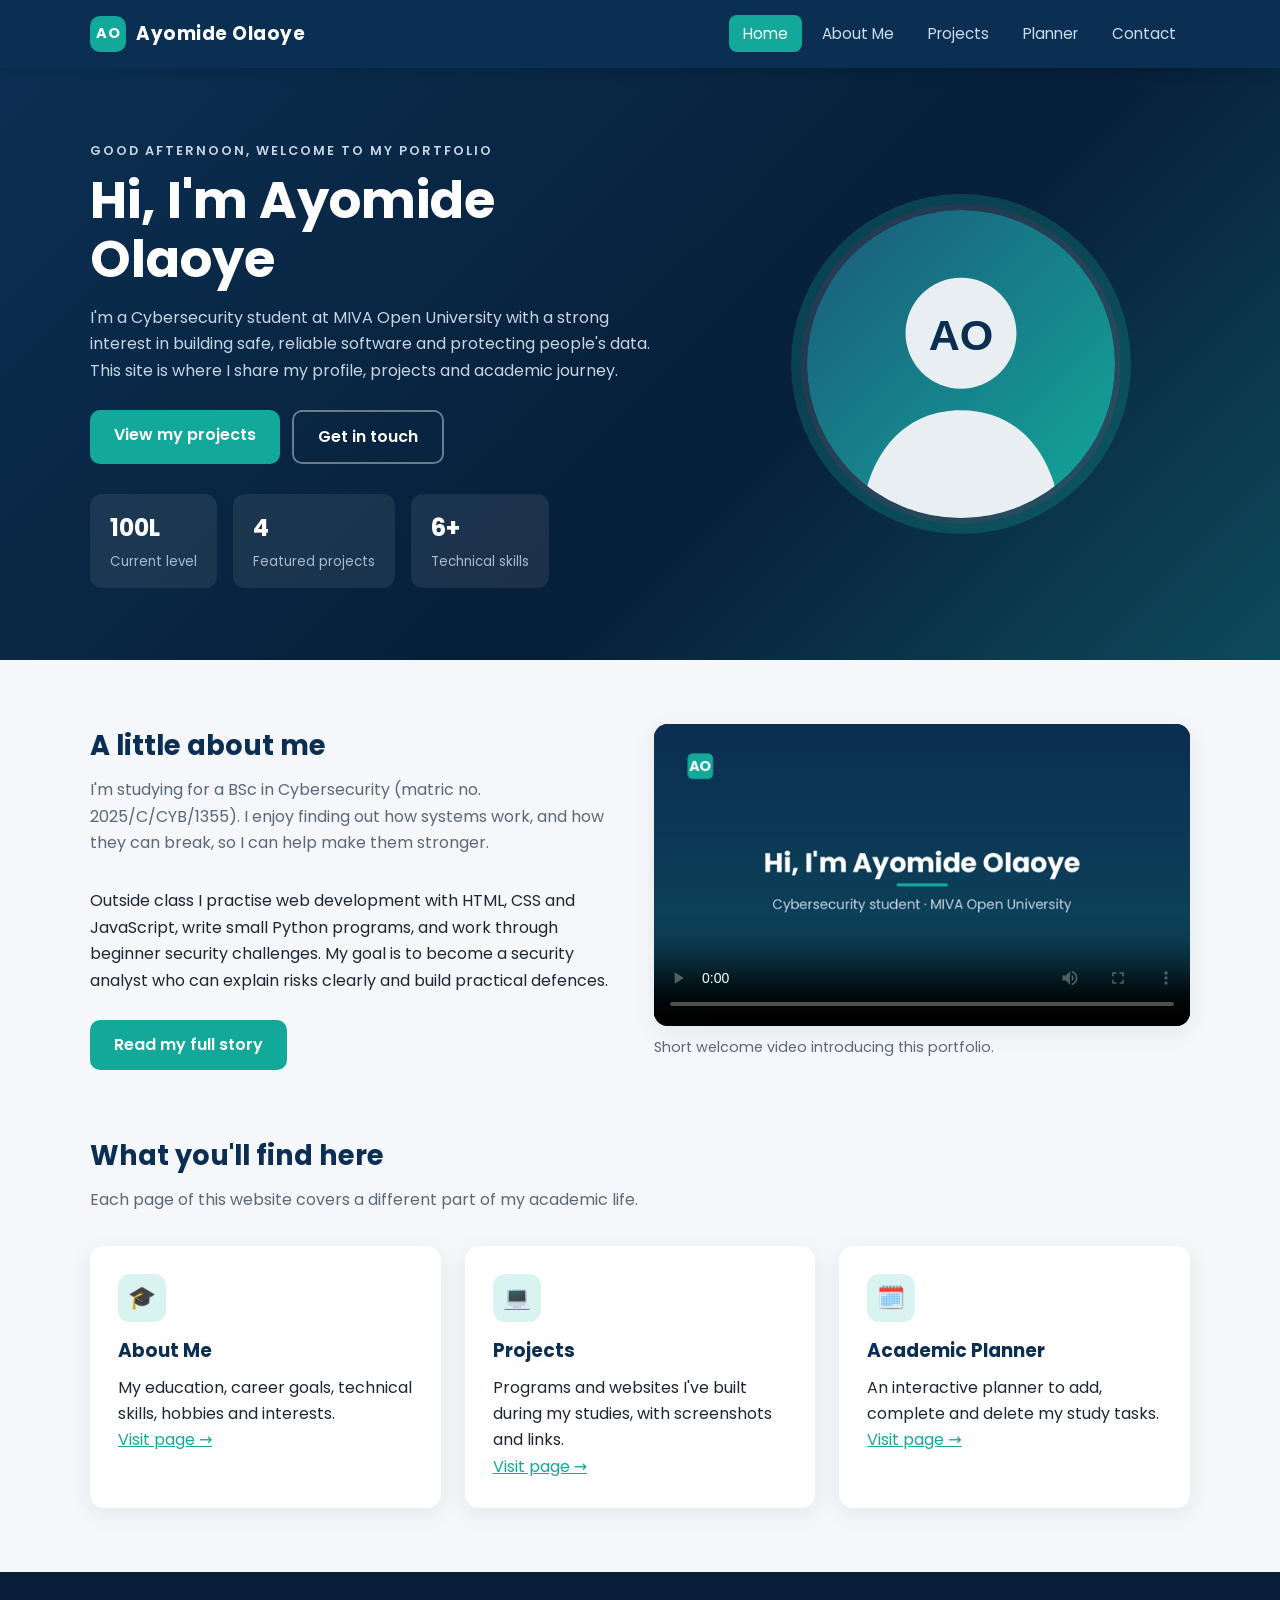
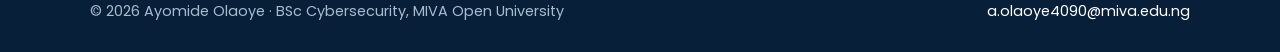
<file: index.html>
<!DOCTYPE html>
<html lang="en">
<head>
  <meta charset="UTF-8">
  <meta name="viewport" content="width=device-width, initial-scale=1.0">
  <meta name="description" content="Personal academic portfolio of Ayomide Olaoye, Cybersecurity student at MIVA Open University.">
  <meta name="author" content="Ayomide Olaoye">
  <title>Home | Ayomide Olaoye</title>
  <link rel="icon" href="images/favicon.svg" type="image/svg+xml">
  <link rel="preconnect" href="https://fonts.googleapis.com">
  <link href="https://fonts.googleapis.com/css2?family=Poppins:wght@400;600;700&display=swap" rel="stylesheet">
  <link rel="stylesheet" href="css/style.css">
</head>
<body>
  <header class="site-header">
    <div class="container">
      <nav class="nav" aria-label="Main navigation">
        <a href="index.html" class="brand"><span>AO</span>Ayomide Olaoye</a>
        <button class="menu-toggle" type="button" aria-label="Toggle menu" aria-expanded="false">☰</button>
        <ul class="nav-links">
          <li><a href="index.html">Home</a></li>
          <li><a href="about.html">About Me</a></li>
          <li><a href="projects.html">Projects</a></li>
          <li><a href="planner.html">Planner</a></li>
          <li><a href="contact.html">Contact</a></li>
        </ul>
      </nav>
    </div>
  </header>

  <main>
    <section class="hero">
      <div class="container hero-grid">
        <div class="hero-text">
          <p class="eyebrow" id="greeting">Welcome to my portfolio</p>
          <h1>Hi, I'm Ayomide Olaoye</h1>
          <p>I'm a Cybersecurity student at MIVA Open University with a strong interest in building safe, reliable software and protecting people's data. This site is where I share my profile, projects and academic journey.</p>
          <div class="btn-row">
            <a href="projects.html" class="btn btn-primary">View my projects</a>
            <a href="contact.html" class="btn btn-outline">Get in touch</a>
          </div>
          <div class="stats">
            <div class="stat"><strong>100L</strong><small>Current level</small></div>
            <div class="stat"><strong>4</strong><small>Featured projects</small></div>
            <div class="stat"><strong>6+</strong><small>Technical skills</small></div>
          </div>
        </div>
        <img src="images/profile.svg" alt="Portrait of Ayomide Olaoye" class="hero-photo" width="320" height="320">
      </div>
    </section>

    <section class="section">
      <div class="container grid-2">
        <article class="reveal">
          <h2 class="section-title">A little about me</h2>
          <p class="section-lead">I'm studying for a BSc in Cybersecurity (matric no. 2025/C/CYB/1355). I enjoy finding out how systems work, and how they can break, so I can help make them stronger.</p>
          <p>Outside class I practise web development with HTML, CSS and JavaScript, write small Python programs, and work through beginner security challenges. My goal is to become a security analyst who can explain risks clearly and build practical defences.</p>
          <div class="btn-row"><a href="about.html" class="btn btn-primary">Read my full story</a></div>
        </article>
        <figure class="reveal">
          <div class="media-box">
            <video controls preload="metadata" poster="images/video-poster.png" width="640" height="360">
              <source src="media/intro.mp4" type="video/mp4">
              Your browser does not support the video tag.
            </video>
          </div>
          <figcaption>Short welcome video introducing this portfolio.</figcaption>
        </figure>
      </div>
    </section>

    <section class="section" style="padding-top:0">
      <div class="container">
        <h2 class="section-title">What you'll find here</h2>
        <p class="section-lead">Each page of this website covers a different part of my academic life.</p>
        <div class="grid-3">
          <article class="card reveal">
            <div class="icon">🎓</div>
            <h3>About Me</h3>
            <p>My education, career goals, technical skills, hobbies and interests.</p>
            <p><a href="about.html">Visit page →</a></p>
          </article>
          <article class="card reveal">
            <div class="icon">💻</div>
            <h3>Projects</h3>
            <p>Programs and websites I've built during my studies, with screenshots and links.</p>
            <p><a href="projects.html">Visit page →</a></p>
          </article>
          <article class="card reveal">
            <div class="icon">🗓️</div>
            <h3>Academic Planner</h3>
            <p>An interactive planner to add, complete and delete my study tasks.</p>
            <p><a href="planner.html">Visit page →</a></p>
          </article>
        </div>
      </div>
    </section>
  </main>

  <footer class="site-footer">
    <div class="container footer-inner">
      <p>&copy; <span id="year">2026</span> Ayomide Olaoye · BSc Cybersecurity, MIVA Open University</p>
      <p><a href="mailto:a.olaoye4090@miva.edu.ng">a.olaoye4090@miva.edu.ng</a></p>
    </div>
  </footer>

  <script src="js/main.js"></script>
</body>
</html>
</file>
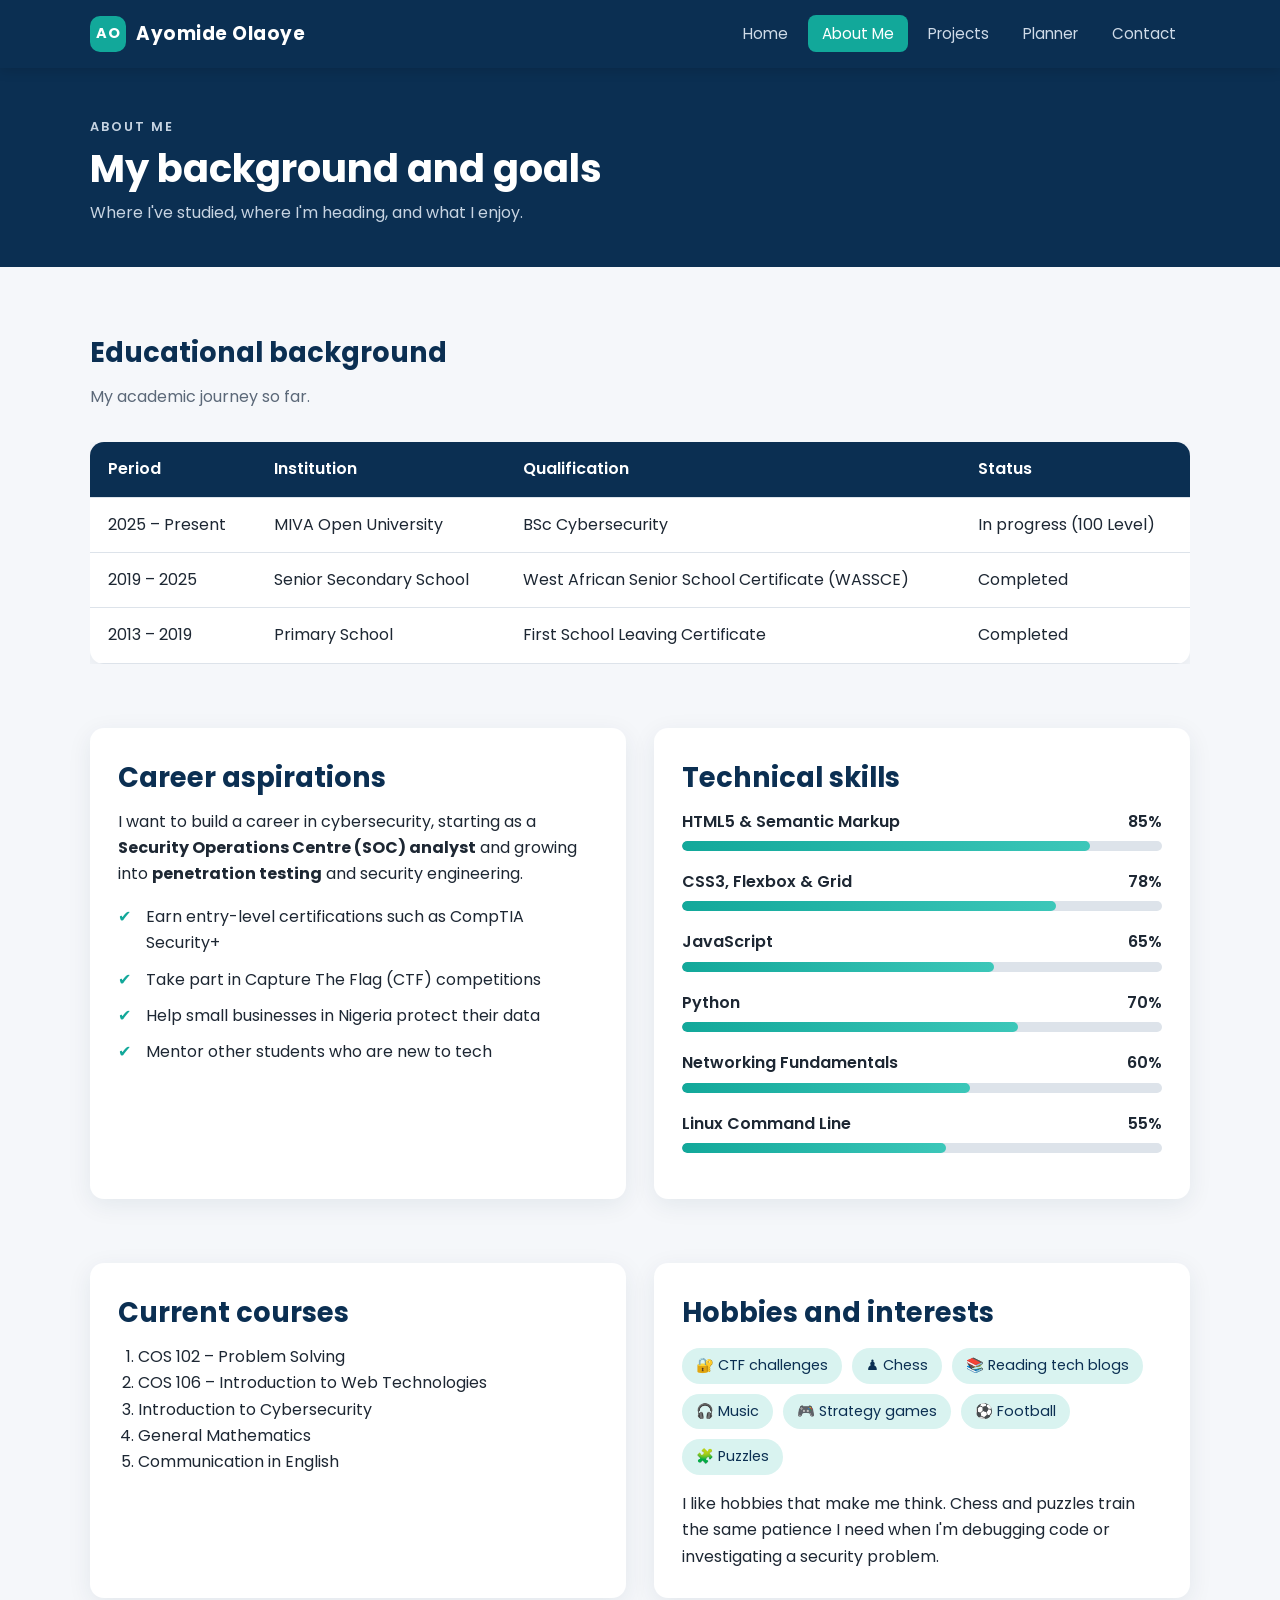
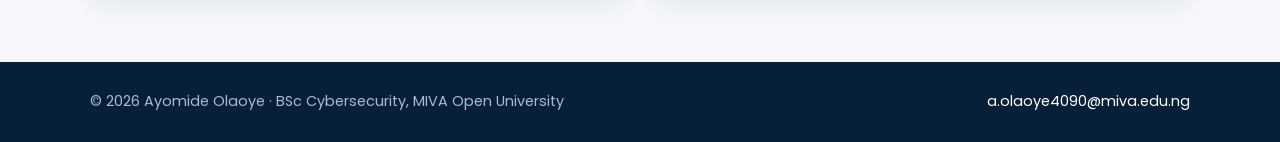
<file: about.html>
<!DOCTYPE html>
<html lang="en">
<head>
  <meta charset="UTF-8">
  <meta name="viewport" content="width=device-width, initial-scale=1.0">
  <meta name="description" content="Education, career aspirations, skills and hobbies of Ayomide Olaoye.">
  <meta name="author" content="Ayomide Olaoye">
  <title>About Me | Ayomide Olaoye</title>
  <link rel="icon" href="images/favicon.svg" type="image/svg+xml">
  <link rel="preconnect" href="https://fonts.googleapis.com">
  <link href="https://fonts.googleapis.com/css2?family=Poppins:wght@400;600;700&display=swap" rel="stylesheet">
  <link rel="stylesheet" href="css/style.css">
</head>
<body>
  <header class="site-header">
    <div class="container">
      <nav class="nav" aria-label="Main navigation">
        <a href="index.html" class="brand"><span>AO</span>Ayomide Olaoye</a>
        <button class="menu-toggle" type="button" aria-label="Toggle menu" aria-expanded="false">☰</button>
        <ul class="nav-links">
          <li><a href="index.html">Home</a></li>
          <li><a href="about.html">About Me</a></li>
          <li><a href="projects.html">Projects</a></li>
          <li><a href="planner.html">Planner</a></li>
          <li><a href="contact.html">Contact</a></li>
        </ul>
      </nav>
    </div>
  </header>

  <main>
    <section class="page-banner">
      <div class="container">
        <p class="eyebrow">About me</p>
        <h1>My background and goals</h1>
        <p>Where I've studied, where I'm heading, and what I enjoy.</p>
      </div>
    </section>

    <section class="section">
      <div class="container">
        <h2 class="section-title">Educational background</h2>
        <p class="section-lead">My academic journey so far.</p>
        <div class="table-wrap reveal">
          <table>
            <caption class="sr-only" style="position:absolute;left:-9999px">Educational background</caption>
            <thead>
              <tr><th>Period</th><th>Institution</th><th>Qualification</th><th>Status</th></tr>
            </thead>
            <tbody>
              <tr><td>2025 – Present</td><td>MIVA Open University</td><td>BSc Cybersecurity</td><td>In progress (100 Level)</td></tr>
              <tr><td>2019 – 2025</td><td>Senior Secondary School</td><td>West African Senior School Certificate (WASSCE)</td><td>Completed</td></tr>
              <tr><td>2013 – 2019</td><td>Primary School</td><td>First School Leaving Certificate</td><td>Completed</td></tr>
            </tbody>
          </table>
        </div>
      </div>
    </section>

    <section class="section" style="padding-top:0">
      <div class="container grid-2">
        <article class="card reveal">
          <h2 class="section-title">Career aspirations</h2>
          <p>I want to build a career in cybersecurity, starting as a <strong>Security Operations Centre (SOC) analyst</strong> and growing into <strong>penetration testing</strong> and security engineering.</p>
          <ul class="check-list" style="margin-top:16px">
            <li>Earn entry-level certifications such as CompTIA Security+</li>
            <li>Take part in Capture The Flag (CTF) competitions</li>
            <li>Help small businesses in Nigeria protect their data</li>
            <li>Mentor other students who are new to tech</li>
          </ul>
        </article>
        <article class="card reveal">
          <h2 class="section-title">Technical skills</h2>
            <div class="skill">
              <div class="skill-head"><span>HTML5 &amp; Semantic Markup</span><span>85%</span></div>
              <div class="bar"><span data-level="85"></span></div>
            </div>
            <div class="skill">
              <div class="skill-head"><span>CSS3, Flexbox &amp; Grid</span><span>78%</span></div>
              <div class="bar"><span data-level="78"></span></div>
            </div>
            <div class="skill">
              <div class="skill-head"><span>JavaScript</span><span>65%</span></div>
              <div class="bar"><span data-level="65"></span></div>
            </div>
            <div class="skill">
              <div class="skill-head"><span>Python</span><span>70%</span></div>
              <div class="bar"><span data-level="70"></span></div>
            </div>
            <div class="skill">
              <div class="skill-head"><span>Networking Fundamentals</span><span>60%</span></div>
              <div class="bar"><span data-level="60"></span></div>
            </div>
            <div class="skill">
              <div class="skill-head"><span>Linux Command Line</span><span>55%</span></div>
              <div class="bar"><span data-level="55"></span></div>
            </div>
        </article>
      </div>
    </section>

    <section class="section" style="padding-top:0">
      <div class="container grid-2">
        <article class="card reveal">
          <h2 class="section-title">Current courses</h2>
          <ol style="padding-left:20px">
            <li>COS 102 – Problem Solving</li>
            <li>COS 106 – Introduction to Web Technologies</li>
            <li>Introduction to Cybersecurity</li>
            <li>General Mathematics</li>
            <li>Communication in English</li>
          </ol>
        </article>
        <article class="card reveal">
          <h2 class="section-title">Hobbies and interests</h2>
          <ul class="tag-list" style="margin-top:12px">
            <li>🔐 CTF challenges</li>
            <li>♟️ Chess</li>
            <li>📚 Reading tech blogs</li>
            <li>🎧 Music</li>
            <li>🎮 Strategy games</li>
            <li>⚽ Football</li>
            <li>🧩 Puzzles</li>
          </ul>
          <p style="margin-top:16px">I like hobbies that make me think. Chess and puzzles train the same patience I need when I'm debugging code or investigating a security problem.</p>
        </article>
      </div>
    </section>
  </main>

  <footer class="site-footer">
    <div class="container footer-inner">
      <p>&copy; <span id="year">2026</span> Ayomide Olaoye · BSc Cybersecurity, MIVA Open University</p>
      <p><a href="mailto:a.olaoye4090@miva.edu.ng">a.olaoye4090@miva.edu.ng</a></p>
    </div>
  </footer>

  <script src="js/main.js"></script>
</body>
</html>
</file>
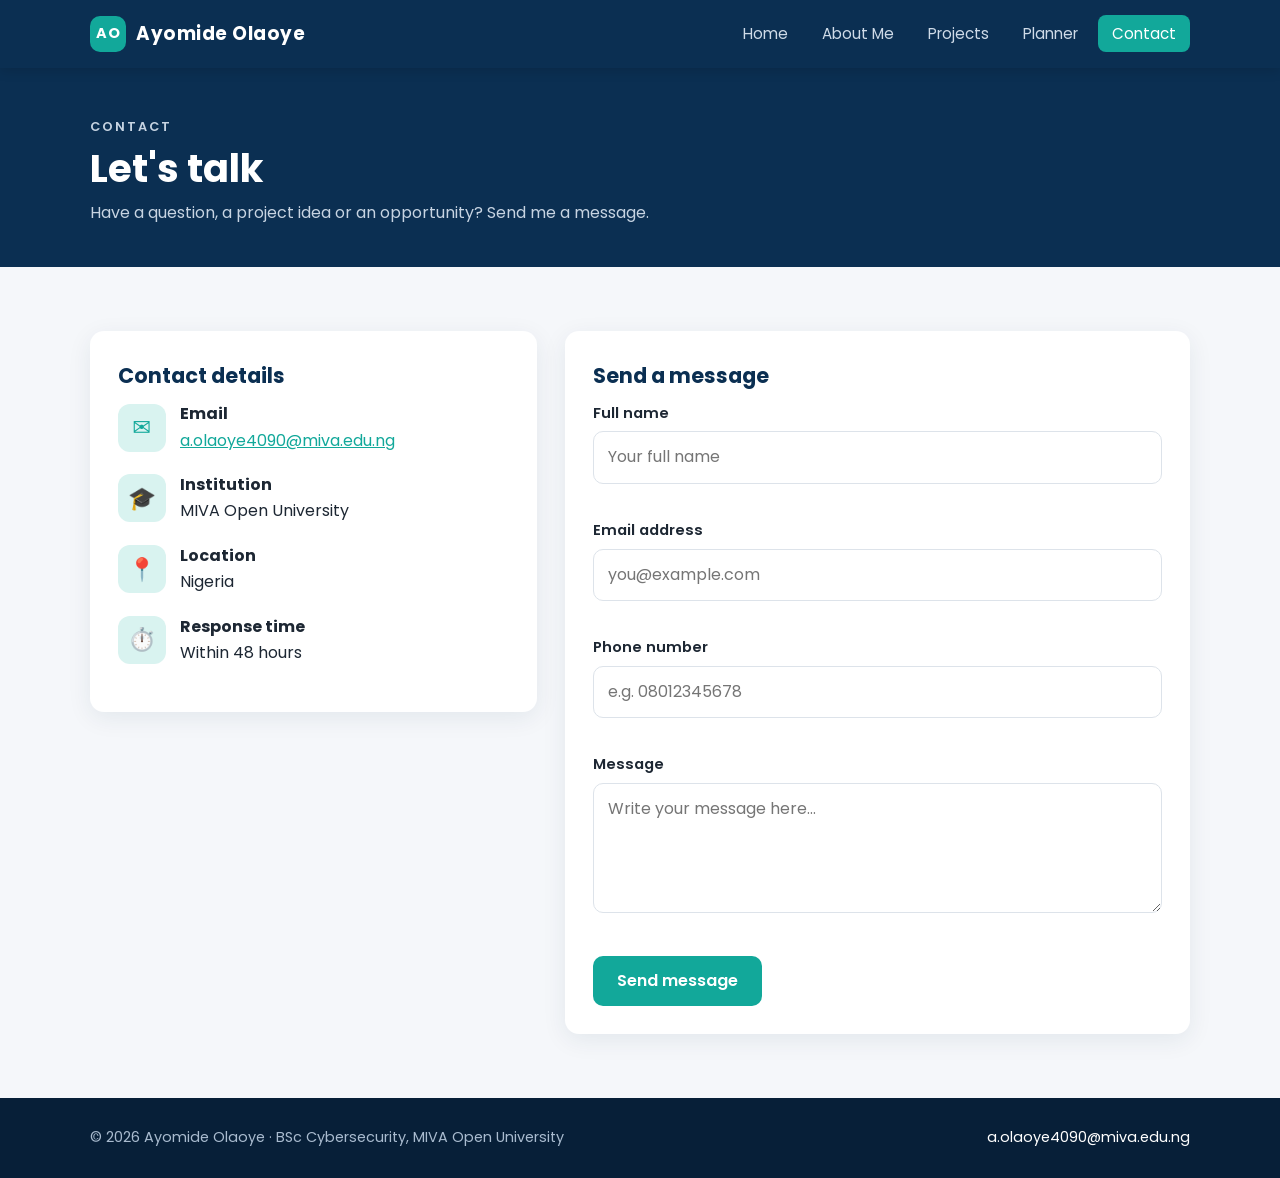
<file: contact.html>
<!DOCTYPE html>
<html lang="en">
<head>
  <meta charset="UTF-8">
  <meta name="viewport" content="width=device-width, initial-scale=1.0">
  <meta name="description" content="Contact Ayomide Olaoye.">
  <meta name="author" content="Ayomide Olaoye">
  <title>Contact | Ayomide Olaoye</title>
  <link rel="icon" href="images/favicon.svg" type="image/svg+xml">
  <link rel="preconnect" href="https://fonts.googleapis.com">
  <link href="https://fonts.googleapis.com/css2?family=Poppins:wght@400;600;700&display=swap" rel="stylesheet">
  <link rel="stylesheet" href="css/style.css">
</head>
<body>
  <header class="site-header">
    <div class="container">
      <nav class="nav" aria-label="Main navigation">
        <a href="index.html" class="brand"><span>AO</span>Ayomide Olaoye</a>
        <button class="menu-toggle" type="button" aria-label="Toggle menu" aria-expanded="false">☰</button>
        <ul class="nav-links">
          <li><a href="index.html">Home</a></li>
          <li><a href="about.html">About Me</a></li>
          <li><a href="projects.html">Projects</a></li>
          <li><a href="planner.html">Planner</a></li>
          <li><a href="contact.html">Contact</a></li>
        </ul>
      </nav>
    </div>
  </header>

  <main>
    <section class="page-banner">
      <div class="container">
        <p class="eyebrow">Contact</p>
        <h1>Let's talk</h1>
        <p>Have a question, a project idea or an opportunity? Send me a message.</p>
      </div>
    </section>

    <section class="section">
      <div class="container contact-grid">
        <aside class="card">
          <h2 class="section-title" style="font-size:1.3rem">Contact details</h2>
          <div class="contact-item"><div class="icon">✉️</div><div><strong>Email</strong><br><a href="mailto:a.olaoye4090@miva.edu.ng">a.olaoye4090@miva.edu.ng</a></div></div>
          <div class="contact-item"><div class="icon">🎓</div><div><strong>Institution</strong><br>MIVA Open University</div></div>
          <div class="contact-item"><div class="icon">📍</div><div><strong>Location</strong><br>Nigeria</div></div>
          <div class="contact-item"><div class="icon">⏱️</div><div><strong>Response time</strong><br>Within 48 hours</div></div>
        </aside>

        <div class="card">
          <h2 class="section-title" style="font-size:1.3rem">Send a message</h2>
          <div class="alert success" id="form-success" role="status"></div>
          <form id="contact-form" novalidate>
            <div class="form-group">
              <label for="name">Full name</label>
              <input type="text" id="name" name="name" placeholder="Your full name" >
              <span class="error" id="name-error" aria-live="polite"></span>
            </div>
            <div class="form-group">
              <label for="email">Email address</label>
              <input type="email" id="email" name="email" placeholder="you@example.com" >
              <span class="error" id="email-error" aria-live="polite"></span>
            </div>
            <div class="form-group">
              <label for="phone">Phone number</label>
              <input type="tel" id="phone" name="phone" placeholder="e.g. 08012345678" inputmode="numeric">
              <span class="error" id="phone-error" aria-live="polite"></span>
            </div>
            <div class="form-group">
              <label for="message">Message</label>
              <textarea id="message" name="message" placeholder="Write your message here..."></textarea>
              <span class="error" id="message-error" aria-live="polite"></span>
            </div>
            <button type="submit" class="btn btn-primary">Send message</button>
          </form>
        </div>
      </div>
    </section>
  </main>

  <footer class="site-footer">
    <div class="container footer-inner">
      <p>&copy; <span id="year">2026</span> Ayomide Olaoye · BSc Cybersecurity, MIVA Open University</p>
      <p><a href="mailto:a.olaoye4090@miva.edu.ng">a.olaoye4090@miva.edu.ng</a></p>
    </div>
  </footer>

  <script src="js/main.js"></script>
  <script src="js/contact.js"></script>
</body>
</html>
</file>
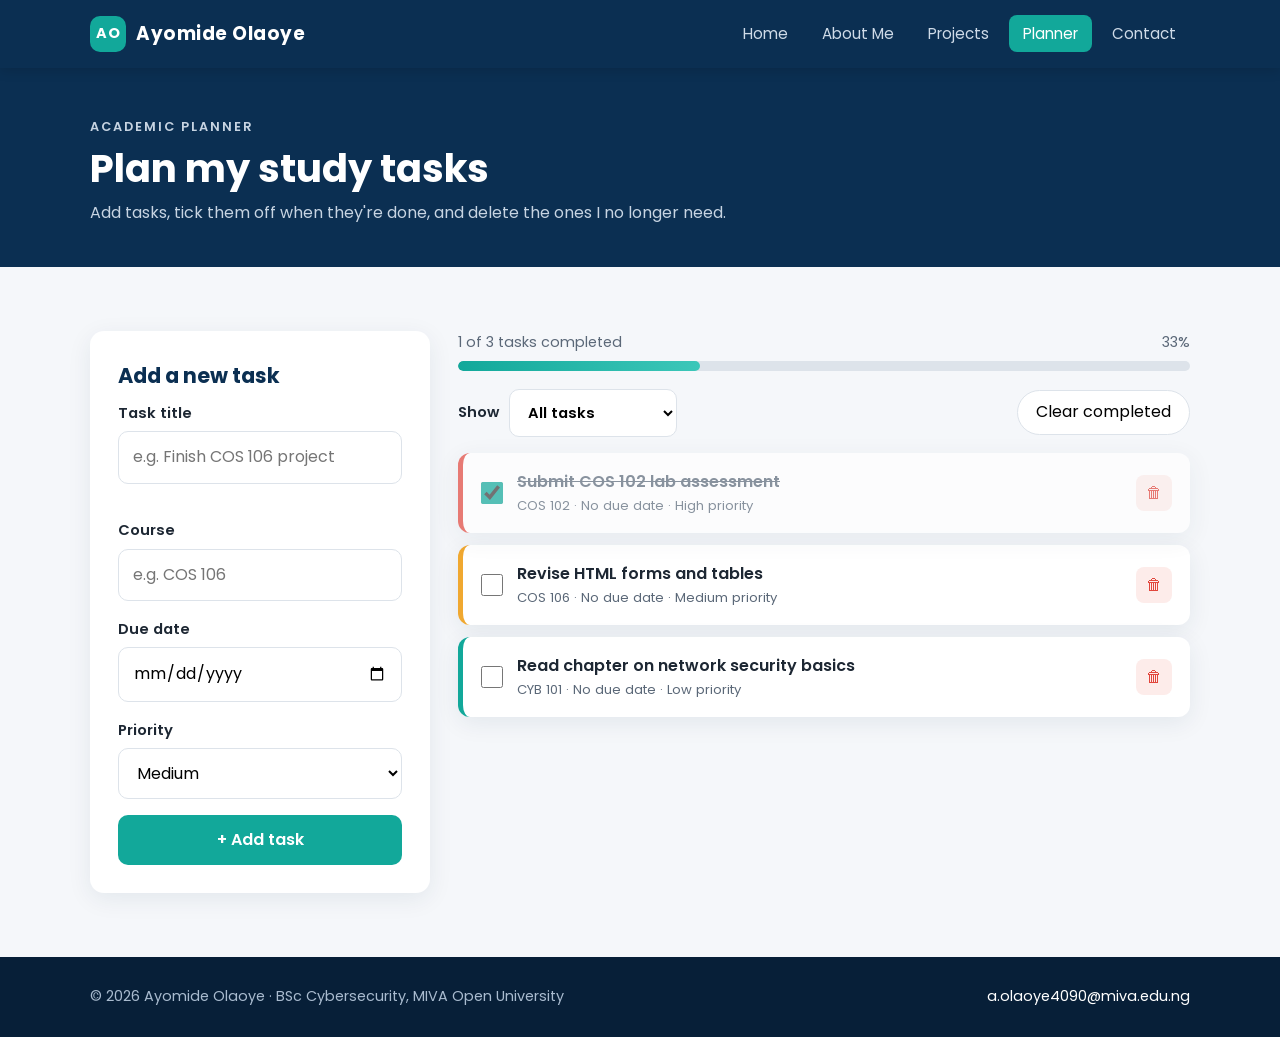
<file: planner.html>
<!DOCTYPE html>
<html lang="en">
<head>
  <meta charset="UTF-8">
  <meta name="viewport" content="width=device-width, initial-scale=1.0">
  <meta name="description" content="Interactive academic task planner.">
  <meta name="author" content="Ayomide Olaoye">
  <title>Academic Planner | Ayomide Olaoye</title>
  <link rel="icon" href="images/favicon.svg" type="image/svg+xml">
  <link rel="preconnect" href="https://fonts.googleapis.com">
  <link href="https://fonts.googleapis.com/css2?family=Poppins:wght@400;600;700&display=swap" rel="stylesheet">
  <link rel="stylesheet" href="css/style.css">
</head>
<body>
  <header class="site-header">
    <div class="container">
      <nav class="nav" aria-label="Main navigation">
        <a href="index.html" class="brand"><span>AO</span>Ayomide Olaoye</a>
        <button class="menu-toggle" type="button" aria-label="Toggle menu" aria-expanded="false">☰</button>
        <ul class="nav-links">
          <li><a href="index.html">Home</a></li>
          <li><a href="about.html">About Me</a></li>
          <li><a href="projects.html">Projects</a></li>
          <li><a href="planner.html">Planner</a></li>
          <li><a href="contact.html">Contact</a></li>
        </ul>
      </nav>
    </div>
  </header>

  <main>
    <section class="page-banner">
      <div class="container">
        <p class="eyebrow">Academic planner</p>
        <h1>Plan my study tasks</h1>
        <p>Add tasks, tick them off when they're done, and delete the ones I no longer need.</p>
      </div>
    </section>

    <section class="section">
      <div class="container planner">
        <aside class="card">
          <h2 class="section-title" style="font-size:1.3rem">Add a new task</h2>
          <form id="task-form" novalidate>
            <div class="form-group">
              <label for="task-title">Task title</label>
              <input type="text" id="task-title" placeholder="e.g. Finish COS 106 project" maxlength="100">
              <span class="error" id="task-error" aria-live="polite"></span>
            </div>
            <div class="form-group">
              <label for="task-course">Course</label>
              <input type="text" id="task-course" placeholder="e.g. COS 106" maxlength="30">
            </div>
            <div class="form-group">
              <label for="task-date">Due date</label>
              <input type="date" id="task-date">
            </div>
            <div class="form-group">
              <label for="task-priority">Priority</label>
              <select id="task-priority">
                <option value="low">Low</option>
                <option value="medium" selected>Medium</option>
                <option value="high">High</option>
              </select>
            </div>
            <button type="submit" class="btn btn-primary" style="width:100%">+ Add task</button>
          </form>
        </aside>

        <div>
          <div class="progress-wrap">
            <div class="progress-text" id="progress-text"></div>
            <div class="bar"><span id="progress-bar"></span></div>
          </div>
          <div class="task-toolbar">
            <label for="task-filter" style="margin:0;display:flex;align-items:center;gap:10px">Show
              <select id="task-filter" style="width:auto">
                <option value="all">All tasks</option>
                <option value="active">Not completed</option>
                <option value="completed">Completed</option>
              </select>
            </label>
            <button type="button" id="clear-done" class="filter-btn">Clear completed</button>
          </div>
          <ul class="task-list" id="task-list" aria-live="polite"></ul>
        </div>
      </div>
    </section>
  </main>

  <footer class="site-footer">
    <div class="container footer-inner">
      <p>&copy; <span id="year">2026</span> Ayomide Olaoye · BSc Cybersecurity, MIVA Open University</p>
      <p><a href="mailto:a.olaoye4090@miva.edu.ng">a.olaoye4090@miva.edu.ng</a></p>
    </div>
  </footer>

  <script src="js/main.js"></script>
  <script src="js/planner.js"></script>
</body>
</html>
</file>
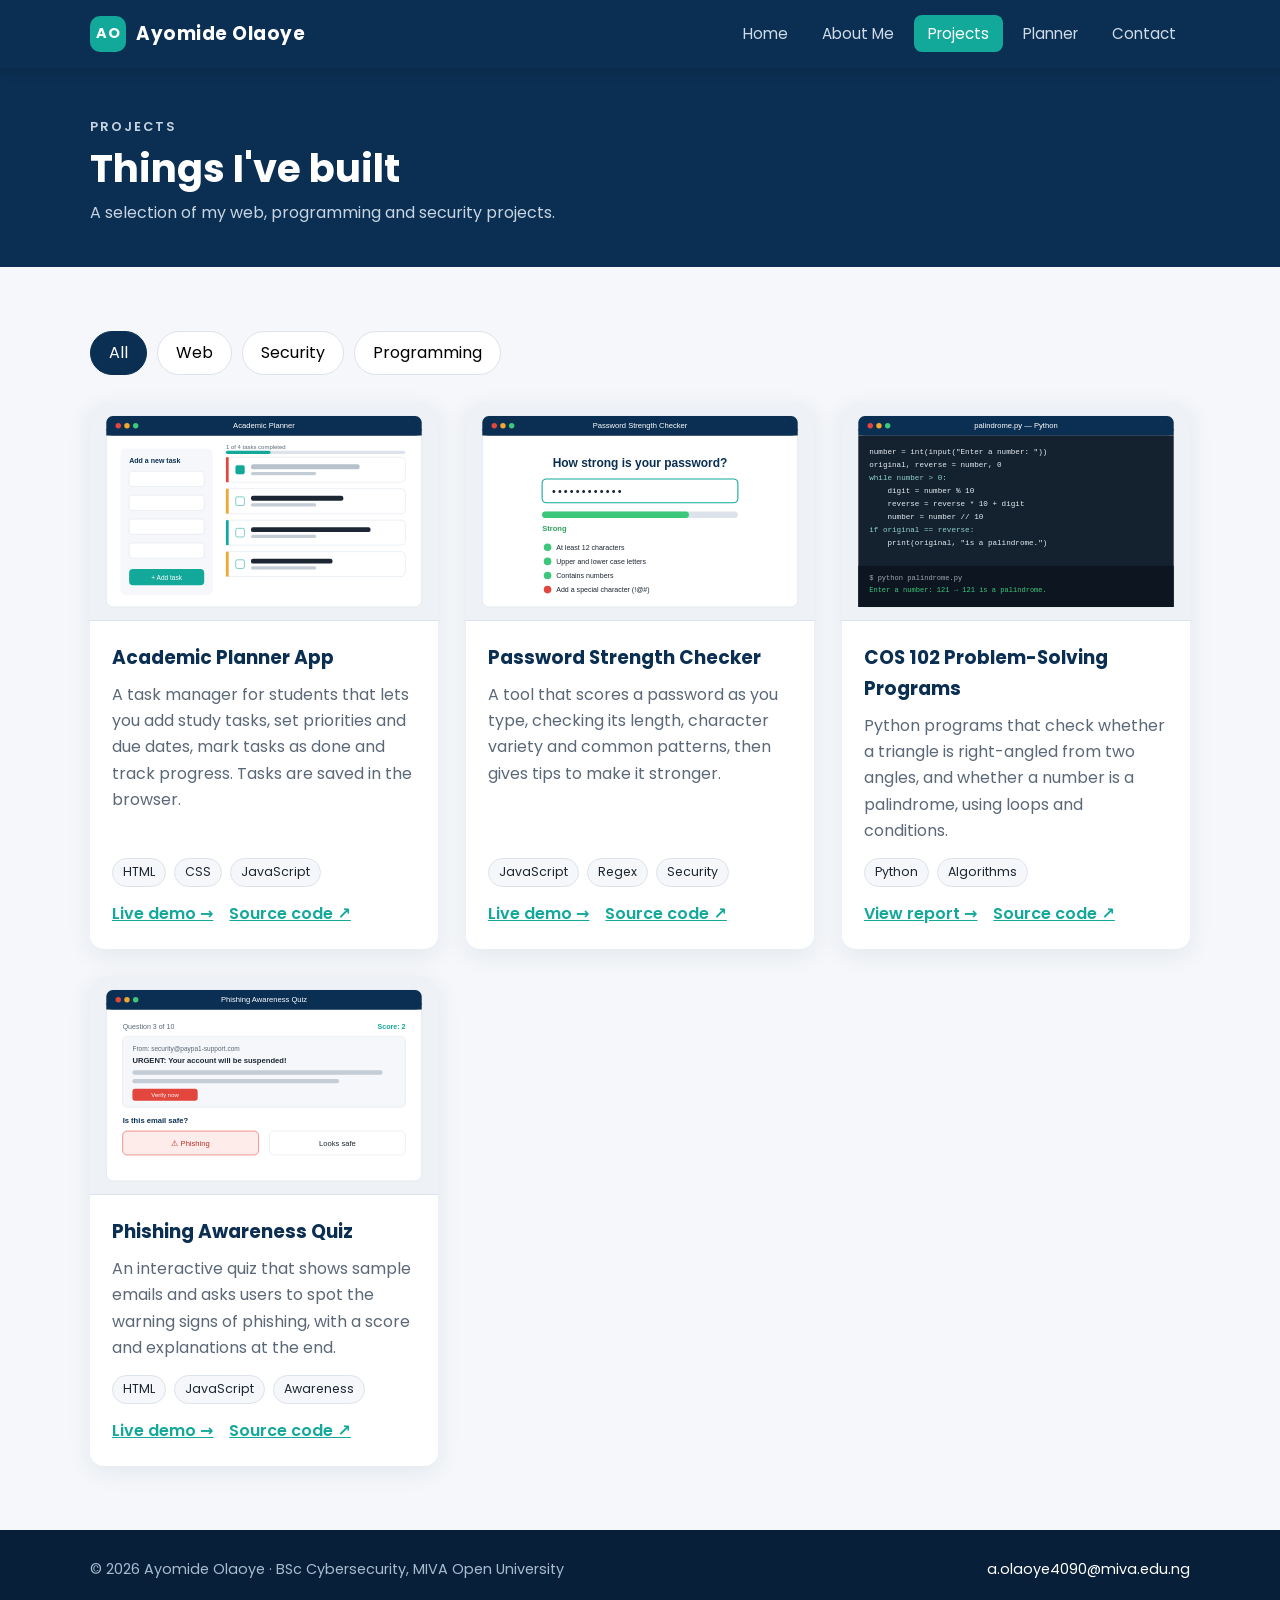
<file: projects.html>
<!DOCTYPE html>
<html lang="en">
<head>
  <meta charset="UTF-8">
  <meta name="viewport" content="width=device-width, initial-scale=1.0">
  <meta name="description" content="Sample projects by Ayomide Olaoye.">
  <meta name="author" content="Ayomide Olaoye">
  <title>Projects | Ayomide Olaoye</title>
  <link rel="icon" href="images/favicon.svg" type="image/svg+xml">
  <link rel="preconnect" href="https://fonts.googleapis.com">
  <link href="https://fonts.googleapis.com/css2?family=Poppins:wght@400;600;700&display=swap" rel="stylesheet">
  <link rel="stylesheet" href="css/style.css">
</head>
<body>
  <header class="site-header">
    <div class="container">
      <nav class="nav" aria-label="Main navigation">
        <a href="index.html" class="brand"><span>AO</span>Ayomide Olaoye</a>
        <button class="menu-toggle" type="button" aria-label="Toggle menu" aria-expanded="false">☰</button>
        <ul class="nav-links">
          <li><a href="index.html">Home</a></li>
          <li><a href="about.html">About Me</a></li>
          <li><a href="projects.html">Projects</a></li>
          <li><a href="planner.html">Planner</a></li>
          <li><a href="contact.html">Contact</a></li>
        </ul>
      </nav>
    </div>
  </header>

  <main>
    <section class="page-banner">
      <div class="container">
        <p class="eyebrow">Projects</p>
        <h1>Things I've built</h1>
        <p>A selection of my web, programming and security projects.</p>
      </div>
    </section>

    <section class="section">
      <div class="container">
        <div class="filter-bar" role="group" aria-label="Filter projects">
          <button class="filter-btn active" data-filter="all" type="button">All</button>
          <button class="filter-btn" data-filter="web" type="button">Web</button>
          <button class="filter-btn" data-filter="security" type="button">Security</button>
          <button class="filter-btn" data-filter="programming" type="button">Programming</button>
        </div>
        <div class="grid-2">
          <article class="card project reveal" data-category="web">
            <img src="images/project-planner.svg" alt="Screenshot of Academic Planner App" width="640" height="400" loading="lazy">
            <div class="project-body">
              <h3>Academic Planner App</h3>
              <p>A task manager for students that lets you add study tasks, set priorities and due dates, mark tasks as done and track progress. Tasks are saved in the browser.</p>
              <div class="project-meta"><span>HTML</span><span>CSS</span><span>JavaScript</span></div>
              <div class="project-links">
                <a href="planner.html">Live demo →</a>
                <a href="https://github.com/" target="_blank" rel="noopener">Source code ↗</a>
              </div>
            </div>
          </article>
          <article class="card project reveal" data-category="security">
            <img src="images/project-password.svg" alt="Screenshot of Password Strength Checker" width="640" height="400" loading="lazy">
            <div class="project-body">
              <h3>Password Strength Checker</h3>
              <p>A tool that scores a password as you type, checking its length, character variety and common patterns, then gives tips to make it stronger.</p>
              <div class="project-meta"><span>JavaScript</span><span>Regex</span><span>Security</span></div>
              <div class="project-links">
                <a href="#">Live demo →</a>
                <a href="https://github.com/" target="_blank" rel="noopener">Source code ↗</a>
              </div>
            </div>
          </article>
          <article class="card project reveal" data-category="programming">
            <img src="images/project-cos102.svg" alt="Screenshot of COS 102 Problem-Solving Programs" width="640" height="400" loading="lazy">
            <div class="project-body">
              <h3>COS 102 Problem-Solving Programs</h3>
              <p>Python programs that check whether a triangle is right-angled from two angles, and whether a number is a palindrome, using loops and conditions.</p>
              <div class="project-meta"><span>Python</span><span>Algorithms</span></div>
              <div class="project-links">
                <a href="#">View report →</a>
                <a href="https://github.com/" target="_blank" rel="noopener">Source code ↗</a>
              </div>
            </div>
          </article>
          <article class="card project reveal" data-category="security">
            <img src="images/project-phishing.svg" alt="Screenshot of Phishing Awareness Quiz" width="640" height="400" loading="lazy">
            <div class="project-body">
              <h3>Phishing Awareness Quiz</h3>
              <p>An interactive quiz that shows sample emails and asks users to spot the warning signs of phishing, with a score and explanations at the end.</p>
              <div class="project-meta"><span>HTML</span><span>JavaScript</span><span>Awareness</span></div>
              <div class="project-links">
                <a href="#">Live demo →</a>
                <a href="https://github.com/" target="_blank" rel="noopener">Source code ↗</a>
              </div>
            </div>
          </article>
        </div>
      </div>
    </section>
  </main>

  <footer class="site-footer">
    <div class="container footer-inner">
      <p>&copy; <span id="year">2026</span> Ayomide Olaoye · BSc Cybersecurity, MIVA Open University</p>
      <p><a href="mailto:a.olaoye4090@miva.edu.ng">a.olaoye4090@miva.edu.ng</a></p>
    </div>
  </footer>

  <script src="js/main.js"></script>
</body>
</html>
</file>
<file: css/style.css>
/* ==========================================================
   Ayomide Olaoye — Student Portfolio
   COS 106: Introduction to Web Technologies
   External stylesheet shared by every page
   ========================================================== */

:root {
  --navy: #0b2f52;
  --navy-dark: #071f38;
  --teal: #12a89a;
  --teal-light: #d9f3f0;
  --red: #e2463c;
  --ink: #1d2733;
  --muted: #5b6878;
  --line: #dde3ea;
  --bg: #f5f7fa;
  --card: #ffffff;
  --radius: 14px;
  --shadow: 0 6px 24px rgba(11, 47, 82, 0.08);
  --max: 1100px;
}

* { box-sizing: border-box; margin: 0; padding: 0; }

html { scroll-behavior: smooth; }

body {
  font-family: "Poppins", "Segoe UI", system-ui, sans-serif;
  color: var(--ink);
  background: var(--bg);
  line-height: 1.65;
  display: flex;
  flex-direction: column;
  min-height: 100vh;
}

img, video { max-width: 100%; height: auto; display: block; }
a { color: var(--teal); }
main { flex: 1; }

.container { width: min(var(--max), 100% - 32px); margin-inline: auto; }

/* ---------- Header & navigation ---------- */
.site-header {
  background: var(--navy);
  position: sticky;
  top: 0;
  z-index: 50;
  box-shadow: 0 2px 12px rgba(0, 0, 0, 0.15);
}
.nav {
  display: flex;
  align-items: center;
  justify-content: space-between;
  height: 68px;
}
.brand {
  color: #fff;
  text-decoration: none;
  font-weight: 700;
  font-size: 1.15rem;
  letter-spacing: 0.5px;
  display: flex;
  align-items: center;
  gap: 10px;
}
.brand span {
  display: grid;
  place-items: center;
  width: 36px; height: 36px;
  border-radius: 10px;
  background: var(--teal);
  font-size: 0.9rem;
}
.nav-links { list-style: none; display: flex; gap: 6px; }
.nav-links a {
  color: #cfdbe8;
  text-decoration: none;
  padding: 8px 14px;
  border-radius: 8px;
  font-size: 0.95rem;
  transition: background 0.25s, color 0.25s;
}
.nav-links a:hover { background: rgba(255, 255, 255, 0.1); color: #fff; }
.nav-links a.active { background: var(--teal); color: #fff; }

.menu-toggle {
  display: none;
  background: none;
  border: 0;
  color: #fff;
  font-size: 1.6rem;
  cursor: pointer;
}

/* ---------- Page hero / banners ---------- */
.hero {
  background: linear-gradient(135deg, var(--navy) 0%, var(--navy-dark) 60%, #0e4a5c 100%);
  color: #fff;
  padding: 72px 0;
}
.hero-grid {
  display: grid;
  grid-template-columns: 1.3fr 1fr;
  gap: 48px;
  align-items: center;
}
.eyebrow {
  color: var(--teal);
  font-weight: 600;
  text-transform: uppercase;
  letter-spacing: 2px;
  font-size: 0.8rem;
}
.hero h1 { font-size: clamp(2rem, 5vw, 3.2rem); line-height: 1.15; margin: 10px 0 16px; }
.hero p { color: #c7d4e2; max-width: 560px; }
.hero-photo {
  justify-self: center;
  width: min(320px, 80%);
  aspect-ratio: 1;
  border-radius: 50%;
  border: 6px solid rgba(255, 255, 255, 0.12);
  box-shadow: 0 0 0 10px rgba(18, 168, 154, 0.25);
  object-fit: cover;
  animation: float 5s ease-in-out infinite;
}
.page-banner {
  background: var(--navy);
  color: #fff;
  padding: 48px 0 40px;
}
.page-banner h1 { font-size: clamp(1.7rem, 4vw, 2.4rem); }
.page-banner p { color: #c7d4e2; }

/* ---------- Buttons ---------- */
.btn {
  display: inline-block;
  padding: 12px 24px;
  border-radius: 10px;
  border: 0;
  font: inherit;
  font-weight: 600;
  text-decoration: none;
  cursor: pointer;
  transition: transform 0.2s, box-shadow 0.2s, background 0.2s;
}
.btn:hover { transform: translateY(-2px); box-shadow: 0 8px 18px rgba(0, 0, 0, 0.18); }
.btn-primary { background: var(--teal); color: #fff; }
.btn-outline { background: transparent; color: #fff; border: 2px solid rgba(255, 255, 255, 0.4); }
.btn-row { display: flex; flex-wrap: wrap; gap: 12px; margin-top: 26px; }

/* ---------- Sections & cards ---------- */
.section { padding: 64px 0; }
.section-title { font-size: 1.7rem; color: var(--navy); margin-bottom: 8px; }
.section-lead { color: var(--muted); margin-bottom: 32px; max-width: 640px; }

.card {
  background: var(--card);
  border-radius: var(--radius);
  box-shadow: var(--shadow);
  padding: 28px;
  transition: transform 0.3s, box-shadow 0.3s;
}
.card:hover { transform: translateY(-4px); box-shadow: 0 12px 32px rgba(11, 47, 82, 0.12); }
.card h3 { color: var(--navy); margin-bottom: 8px; }

.grid-3 { display: grid; grid-template-columns: repeat(auto-fit, minmax(260px, 1fr)); gap: 24px; }
.grid-2 { display: grid; grid-template-columns: repeat(auto-fit, minmax(320px, 1fr)); gap: 28px; }

.icon {
  width: 48px; height: 48px;
  display: grid; place-items: center;
  border-radius: 12px;
  background: var(--teal-light);
  color: var(--teal);
  font-size: 1.4rem;
  margin-bottom: 14px;
}

.stats { display: flex; flex-wrap: wrap; gap: 16px; margin-top: 30px; }
.stat {
  background: rgba(255, 255, 255, 0.08);
  border-radius: 12px;
  padding: 14px 20px;
}
.stat strong { display: block; font-size: 1.5rem; color: #fff; }
.stat small { color: #a9bbcf; }

/* ---------- Tables ---------- */
.table-wrap { overflow-x: auto; }
table { width: 100%; border-collapse: collapse; background: var(--card); border-radius: var(--radius); overflow: hidden; box-shadow: var(--shadow); }
th, td { text-align: left; padding: 14px 18px; border-bottom: 1px solid var(--line); }
th { background: var(--navy); color: #fff; font-weight: 600; }
tbody tr:hover { background: var(--teal-light); }

/* ---------- Skills ---------- */
.skill { margin-bottom: 18px; }
.skill-head { display: flex; justify-content: space-between; font-weight: 600; margin-bottom: 6px; }
.bar { height: 10px; background: var(--line); border-radius: 99px; overflow: hidden; }
.bar span {
  display: block;
  height: 100%;
  width: 0;
  background: linear-gradient(90deg, var(--teal), #3cc7b9);
  border-radius: 99px;
  transition: width 1.4s ease;
}

.tag-list { list-style: none; display: flex; flex-wrap: wrap; gap: 10px; }
.tag-list li {
  background: var(--teal-light);
  color: var(--navy);
  padding: 6px 14px;
  border-radius: 99px;
  font-size: 0.9rem;
}

.check-list { list-style: none; }
.check-list li { padding-left: 28px; position: relative; margin-bottom: 10px; }
.check-list li::before { content: "✔"; position: absolute; left: 0; color: var(--teal); font-weight: 700; }

/* ---------- Projects ---------- */
.filter-bar { display: flex; flex-wrap: wrap; gap: 10px; margin-bottom: 28px; }
.filter-btn {
  border: 1px solid var(--line);
  background: var(--card);
  padding: 8px 18px;
  border-radius: 99px;
  cursor: pointer;
  font: inherit;
  transition: all 0.2s;
}
.filter-btn.active, .filter-btn:hover { background: var(--navy); color: #fff; border-color: var(--navy); }

.project { padding: 0; overflow: hidden; display: flex; flex-direction: column; }
.project img { aspect-ratio: 16 / 10; object-fit: cover; width: 100%; border-bottom: 1px solid var(--line); }
.project-body { padding: 22px; display: flex; flex-direction: column; flex: 1; }
.project-body p { color: var(--muted); flex: 1; }
.project-meta { display: flex; flex-wrap: wrap; gap: 8px; margin: 14px 0; }
.project-meta span { font-size: 0.78rem; background: var(--bg); border: 1px solid var(--line); padding: 3px 10px; border-radius: 99px; }
.project-links { display: flex; gap: 16px; font-weight: 600; }
.project.hide { display: none; }

/* ---------- Media ---------- */
.media-box { border-radius: var(--radius); overflow: hidden; box-shadow: var(--shadow); background: #000; }
figcaption { color: var(--muted); font-size: 0.9rem; margin-top: 10px; }

/* ---------- Planner ---------- */
.planner { display: grid; grid-template-columns: 340px 1fr; gap: 28px; align-items: start; }
.form-group { margin-bottom: 16px; }
label { display: block; font-weight: 600; margin-bottom: 6px; font-size: 0.92rem; }
input, select, textarea {
  width: 100%;
  padding: 12px 14px;
  border: 1.5px solid var(--line);
  border-radius: 10px;
  font: inherit;
  background: #fff;
  transition: border-color 0.2s, box-shadow 0.2s;
}
input:focus, select:focus, textarea:focus {
  outline: none;
  border-color: var(--teal);
  box-shadow: 0 0 0 4px rgba(18, 168, 154, 0.15);
}
textarea { resize: vertical; min-height: 130px; }

.progress-wrap { margin-bottom: 18px; }
.progress-text { display: flex; justify-content: space-between; font-size: 0.9rem; color: var(--muted); margin-bottom: 6px; }

.task-toolbar { display: flex; flex-wrap: wrap; gap: 10px; justify-content: space-between; align-items: center; margin-bottom: 16px; }
.task-list { list-style: none; display: flex; flex-direction: column; gap: 12px; }
.task {
  display: flex;
  align-items: center;
  gap: 14px;
  background: var(--card);
  padding: 16px 18px;
  border-radius: 12px;
  box-shadow: var(--shadow);
  border-left: 5px solid var(--teal);
  animation: slideIn 0.35s ease;
}
.task.priority-high { border-left-color: var(--red); }
.task.priority-medium { border-left-color: #f0a830; }
.task input[type="checkbox"] { width: 22px; height: 22px; accent-color: var(--teal); cursor: pointer; flex-shrink: 0; }
.task-info { flex: 1; min-width: 0; }
.task-title { font-weight: 600; word-wrap: break-word; }
.task-meta { font-size: 0.82rem; color: var(--muted); }
.task.done .task-title { text-decoration: line-through; color: var(--muted); }
.task.done { opacity: 0.7; }
.delete-btn {
  background: #fdecea;
  color: var(--red);
  border: 0;
  width: 36px; height: 36px;
  border-radius: 8px;
  cursor: pointer;
  font-size: 1rem;
  transition: background 0.2s, transform 0.2s;
  flex-shrink: 0;
}
.delete-btn:hover { background: var(--red); color: #fff; transform: scale(1.08); }
.empty { text-align: center; color: var(--muted); padding: 40px 20px; background: var(--card); border-radius: 12px; border: 2px dashed var(--line); }

/* ---------- Contact form ---------- */
.contact-grid { display: grid; grid-template-columns: 1fr 1.4fr; gap: 28px; align-items: start; }
.error { color: var(--red); font-size: 0.82rem; min-height: 1.1em; display: block; margin-top: 4px; }
input.invalid, textarea.invalid { border-color: var(--red); }
input.valid, textarea.valid { border-color: var(--teal); }
.alert {
  padding: 14px 18px;
  border-radius: 10px;
  margin-bottom: 18px;
  display: none;
  animation: slideIn 0.35s ease;
}
.alert.show { display: block; }
.alert.success { background: var(--teal-light); color: #0b5e56; border: 1px solid var(--teal); }
.contact-item { display: flex; gap: 14px; align-items: center; margin-bottom: 18px; }
.contact-item .icon { margin: 0; }

/* ---------- Footer ---------- */
.site-footer { background: var(--navy-dark); color: #a9bbcf; padding: 28px 0; font-size: 0.9rem; }
.footer-inner { display: flex; flex-wrap: wrap; gap: 12px; justify-content: space-between; align-items: center; }
.site-footer a { color: #fff; text-decoration: none; }

/* ---------- Animations ---------- */
@keyframes float { 0%, 100% { transform: translateY(0); } 50% { transform: translateY(-10px); } }
@keyframes slideIn { from { opacity: 0; transform: translateY(10px); } to { opacity: 1; transform: none; } }
@keyframes fadeUp { from { opacity: 0; transform: translateY(24px); } to { opacity: 1; transform: none; } }

.reveal { opacity: 0; transform: translateY(24px); transition: opacity 0.7s ease, transform 0.7s ease; }
.reveal.visible { opacity: 1; transform: none; }
.hero-text > * { animation: fadeUp 0.8s ease both; }
.hero-text > *:nth-child(2) { animation-delay: 0.1s; }
.hero-text > *:nth-child(3) { animation-delay: 0.2s; }
.hero-text > *:nth-child(4) { animation-delay: 0.3s; }

/* ---------- Responsive ---------- */
@media (max-width: 900px) {
  .planner, .contact-grid { grid-template-columns: 1fr; }
}

@media (max-width: 760px) {
  .menu-toggle { display: block; }
  .nav-links {
    position: absolute;
    top: 68px; left: 0; right: 0;
    flex-direction: column;
    background: var(--navy);
    padding: 10px 16px 18px;
    gap: 4px;
    max-height: 0;
    overflow: hidden;
    padding-block: 0;
    transition: max-height 0.35s ease, padding 0.35s ease;
  }
  .nav-links.open { max-height: 400px; padding-block: 10px 18px; }
  .nav-links a { display: block; padding: 12px 14px; }
  .hero { padding: 48px 0; }
  .hero-grid { grid-template-columns: 1fr; text-align: center; gap: 32px; }
  .hero-photo { order: -1; width: 200px; }
  .hero p { margin-inline: auto; }
  .btn-row, .stats { justify-content: center; }
  .section { padding: 44px 0; }
  .card { padding: 22px; }
  th, td { padding: 12px; font-size: 0.9rem; }
  .footer-inner { flex-direction: column; text-align: center; }
}

@media (prefers-reduced-motion: reduce) {
  *, *::before, *::after { animation: none !important; transition: none !important; }
  .reveal { opacity: 1; transform: none; }
}
</file>
